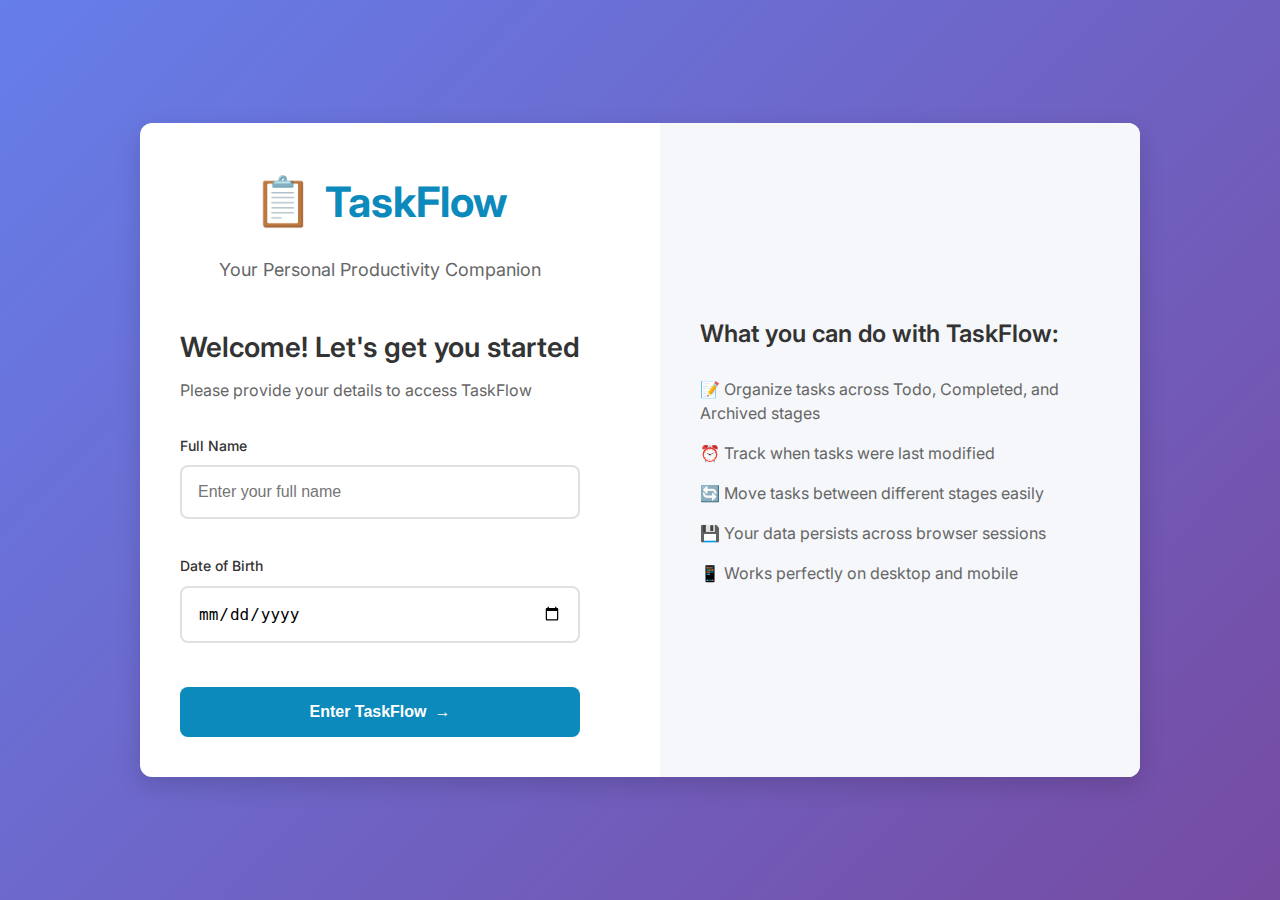
<file: index.html>
<!DOCTYPE html>
<html lang="en">
<head>
  <meta charset="UTF-8">
  <meta name="viewport" content="width=device-width, initial-scale=1.0">
  <title>TaskFlow - Personal Productivity Companion</title>
  <link href="https://fonts.googleapis.com/css2?family=Inter:wght@300;400;500;600;700&display=swap" rel="stylesheet">
  <link rel="stylesheet" href="style.css">
</head>
<body class="landing-page">
  <div class="landing-container">
    <div class="landing-content">
      <div class="logo-section">
        <div class="logo">
          <span class="logo-icon">📋</span>
          <h1 class="logo-text">TaskFlow</h1>
        </div>
        <p class="tagline">Your Personal Productivity Companion</p>
      </div>

      <div class="form-section">
        <h2>Welcome! Let's get you started</h2>
        <p class="form-subtitle">Please provide your details to access TaskFlow</p>
        
        <form id="user-form" class="user-form">
          <div class="input-group">
            <label for="name">Full Name</label>
            <input 
              type="text" 
              id="name" 
              name="name"
              placeholder="Enter your full name"
              required 
              autocomplete="name"
            >
            <span class="input-error" id="name-error"></span>
          </div>

          <div class="input-group">
            <label for="dob">Date of Birth</label>
            <input 
              type="date" 
              id="dob" 
              name="dob"
              required 
              max=""
            >
            <span class="input-error" id="dob-error"></span>
          </div>

          <button type="submit" class="submit-btn" id="submit-btn">
            <span class="btn-text">Enter TaskFlow</span>
            <span class="btn-icon">→</span>
          </button>
        </form>

        <div id="error-message" class="error-message" style="display: none;"></div>
        <div id="success-message" class="success-message" style="display: none;"></div>
      </div>
    </div>

    <div class="features-preview">
      <h3>What you can do with TaskFlow:</h3>
      <ul class="features-list">
        <li>📝 Organize tasks across Todo, Completed, and Archived stages</li>
        <li>⏰ Track when tasks were last modified</li>
        <li>🔄 Move tasks between different stages easily</li>
        <li>💾 Your data persists across browser sessions</li>
        <li>📱 Works perfectly on desktop and mobile</li>
      </ul>
    </div>
  </div>

  <!-- Hidden div for future localization as required -->
  <div id="locale-placeholder" data-locale="guj" style="display: none;"></div>

  <script src="index.js"></script>
</body>
</html>
</file>
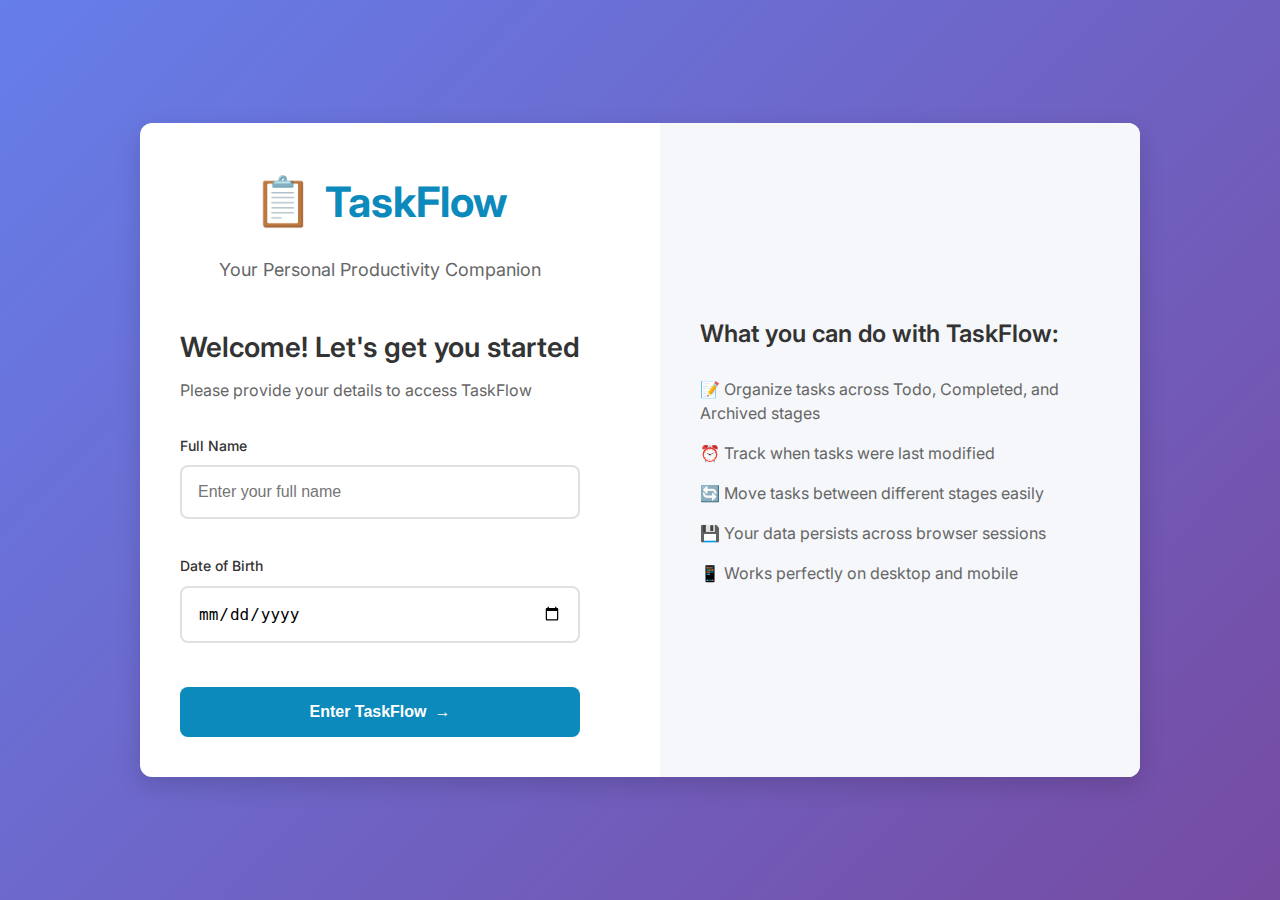
<file: app.html>
<!DOCTYPE html>
<html lang="en">
<head>
  <meta charset="UTF-8">
  <meta name="viewport" content="width=device-width, initial-scale=1.0">
  <title>TaskFlow - Todo Management</title>
  <link href="https://fonts.googleapis.com/css2?family=Inter:wght@300;400;500;600;700&display=swap" rel="stylesheet">
  <link rel="stylesheet" href="style.css">
</head>
<body class="app-page">
  <div class="app-container">
    <!-- Header Section -->
    <header class="app-header">
      <div class="header-left">
        <div class="logo-mini">
          <span class="logo-icon">📋</span>
          <span class="logo-text">TaskFlow</span>
        </div>
      </div>
      
      <div class="header-center">
        <div class="user-info">
          <img id="user-avatar" class="avatar" alt="User Avatar" />
          <div class="user-details">
            <h2 id="username" class="username"></h2>
            <span class="user-status">Productive Today!</span>
          </div>
        </div>
      </div>

      <div class="header-right">
        <button id="signout-btn" class="signout-btn" title="Sign Out">
          <span>Sign Out</span>
          <span class="signout-icon">🚪</span>
        </button>
      </div>
    </header>

    <!-- Main Content -->
    <main class="main-content">
      <!-- Task Input Section -->
      <section class="task-input-section">
        <div class="input-container">
          <input 
            type="text" 
            id="new-task-input" 
            class="task-input"
            placeholder="What needs to be done?"
            maxlength="200"
          >
          <button id="add-task-btn" class="add-task-btn" title="Add Task">
            <span class="add-icon">+</span>
            <span class="add-text">Add Task</span>
          </button>
        </div>
        <div id="task-input-error" class="input-error" style="display: none;"></div>
      </section>

      <!-- Task Stages Section -->
      <section class="task-stages">
        <div class="stage-container">
          <!-- Todo Stage -->
          <div class="stage" id="todo-stage" data-stage="todo">
            <div class="stage-header">
              <h3 class="stage-title">
                <span class="stage-icon">📝</span>
                <span class="stage-name">Todo</span>
                <span class="stage-count" id="todo-count">(0)</span>
              </h3>
            </div>
            <div class="task-list" id="todo-list"></div>
          </div>

          <!-- Completed Stage -->
          <div class="stage" id="completed-stage" data-stage="completed">
            <div class="stage-header">
              <h3 class="stage-title">
                <span class="stage-icon">✅</span>
                <span class="stage-name">Completed</span>
                <span class="stage-count" id="completed-count">(0)</span>
              </h3>
            </div>
            <div class="task-list" id="completed-list"></div>
          </div>

          <!-- Archived Stage -->
          <div class="stage" id="archived-stage" data-stage="archived">
            <div class="stage-header">
              <h3 class="stage-title">
                <span class="stage-icon">📦</span>
                <span class="stage-name">Archived</span>
                <span class="stage-count" id="archived-count">(0)</span>
              </h3>
            </div>
            <div class="task-list" id="archived-list"></div>
          </div>
        </div>
      </section>
    </main>

    <!-- Loading Overlay -->
    <div id="loading-overlay" class="loading-overlay" style="display: none;">
      <div class="loading-spinner"></div>
      <p>Loading your tasks...</p>
    </div>
  </div>

  <script src="app.js"></script>
</body>
</html>
</file>
<file: style.css>
/* ============================
   RESET & BASE STYLES
============================ */
* {
  margin: 0;
  padding: 0;
  box-sizing: border-box;
}

:root {
  --primary-color: #0D8ABC;
  --primary-hover: #0b729c;
  --secondary-color: #f5f7fa;
  --text-primary: #333;
  --text-secondary: #666;
  --text-light: #888;
  --border-color: #e0e0e0;
  --shadow-light: 0 2px 10px rgba(0, 0, 0, 0.05);
  --shadow-medium: 0 4px 12px rgba(0, 0, 0, 0.1);
  --shadow-hover: 0 8px 25px rgba(0, 0, 0, 0.15);
  --border-radius: 8px;
  --border-radius-large: 12px;
  --transition: all 0.3s ease;
}

body {
  font-family: 'Inter', -apple-system, BlinkMacSystemFont, 'Segoe UI', Roboto, sans-serif;
  line-height: 1.6;
  color: var(--text-primary);
  background: linear-gradient(135deg, #667eea 0%, #764ba2 100%);
  min-height: 100vh;
}

/* ============================
   LANDING PAGE STYLES
============================ */
.landing-page {
  display: flex;
  align-items: center;
  justify-content: center;
  padding: 20px;
}

.landing-container {
  max-width: 1000px;
  width: 100%;
  display: grid;
  grid-template-columns: 1fr 1fr;
  gap: 40px;
  background: white;
  border-radius: var(--border-radius-large);
  box-shadow: var(--shadow-hover);
  overflow: hidden;
  min-height: 600px;
}

.landing-content {
  padding: 40px;
  display: flex;
  flex-direction: column;
  justify-content: center;
}

.logo-section {
  text-align: center;
  margin-bottom: 40px;
}

.logo {
  display: flex;
  align-items: center;
  justify-content: center;
  gap: 12px;
  margin-bottom: 16px;
}

.logo-icon {
  font-size: 48px;
}

.logo-text {
  font-size: 42px;
  font-weight: 700;
  color: var(--primary-color);
  margin: 0;
}

.tagline {
  font-size: 18px;
  color: var(--text-secondary);
  margin: 0;
}

.form-section h2 {
  font-size: 28px;
  font-weight: 600;
  margin-bottom: 8px;
  color: var(--text-primary);
}

.form-subtitle {
  color: var(--text-secondary);
  margin-bottom: 32px;
  font-size: 16px;
}

.user-form {
  display: flex;
  flex-direction: column;
  gap: 24px;
}

.input-group {
  display: flex;
  flex-direction: column;
  gap: 8px;
}

.input-group label {
  font-weight: 500;
  color: var(--text-primary);
  font-size: 14px;
}

.input-group input {
  padding: 16px;
  border: 2px solid var(--border-color);
  border-radius: var(--border-radius);
  font-size: 16px;
  transition: var(--transition);
  background: white;
}

.input-group input:focus {
  outline: none;
  border-color: var(--primary-color);
  box-shadow: 0 0 0 3px rgba(13, 138, 188, 0.1);
}

.submit-btn {
  background: var(--primary-color);
  color: white;
  border: none;
  padding: 16px 24px;
  border-radius: var(--border-radius);
  font-size: 16px;
  font-weight: 600;
  cursor: pointer;
  transition: var(--transition);
  display: flex;
  align-items: center;
  justify-content: center;
  gap: 8px;
  margin-top: 8px;
}

.submit-btn:hover {
  background: var(--primary-hover);
  transform: translateY(-2px);
  box-shadow: var(--shadow-medium);
}

.submit-btn:active {
  transform: translateY(0);
}

.features-preview {
  background: var(--secondary-color);
  padding: 40px;
  display: flex;
  flex-direction: column;
  justify-content: center;
}

.features-preview h3 {
  font-size: 24px;
  color: var(--text-primary);
  margin-bottom: 24px;
  font-weight: 600;
}

.features-list {
  list-style: none;
  display: flex;
  flex-direction: column;
  gap: 16px;
}

.features-list li {
  font-size: 16px;
  color: var(--text-secondary);
  line-height: 1.5;
}

.input-error {
  color: #e74c3c;
  font-size: 14px;
  margin-top: 4px;
}

.error-message,
.success-message {
  padding: 16px;
  border-radius: var(--border-radius);
  margin-top: 16px;
  font-weight: 500;
}

.error-message {
  background: #fdf2f2;
  color: #e74c3c;
  border: 1px solid #fecaca;
}

.success-message {
  background: #f0fdf4;
  color: #16a34a;
  border: 1px solid #bbf7d0;
}

/* ============================
   APP PAGE STYLES
============================ */
.app-page {
  background: var(--secondary-color);
  padding: 0;
}

.app-container {
  max-width: 1400px;
  margin: 0 auto;
  background: white;
  min-height: 100vh;
  display: flex;
  flex-direction: column;
}

.app-header {
  background: white;
  border-bottom: 1px solid var(--border-color);
  padding: 20px 40px;
  display: flex;
  align-items: center;
  justify-content: space-between;
  box-shadow: var(--shadow-light);
  position: sticky;
  top: 0;
  z-index: 100;
}

.header-left .logo-mini {
  display: flex;
  align-items: center;
  gap: 8px;
}

.logo-mini .logo-icon {
  font-size: 24px;
}

.logo-mini .logo-text {
  font-size: 20px;
  font-weight: 600;
  color: var(--primary-color);
}

.user-info {
  display: flex;
  align-items: center;
  gap: 16px;
}

.avatar {
  width: 50px;
  height: 50px;
  border-radius: 50%;
  border: 2px solid var(--border-color);
  object-fit: cover;
}

.user-details {
  display: flex;
  flex-direction: column;
  gap: 2px;
}

.username {
  font-size: 18px;
  font-weight: 600;
  color: var(--text-primary);
  margin: 0;
}

.user-status {
  font-size: 14px;
  color: var(--text-secondary);
}

.signout-btn {
  background: #e74c3c;
  color: white;
  border: none;
  padding: 10px 16px;
  border-radius: var(--border-radius);
  font-size: 14px;
  font-weight: 500;
  cursor: pointer;
  transition: var(--transition);
  display: flex;
  align-items: center;
  gap: 8px;
}

.signout-btn:hover {
  background: #c0392b;
  transform: translateY(-1px);
}

.main-content {
  flex: 1;
  padding: 40px;
  background: var(--secondary-color);
}

.task-input-section {
  margin-bottom: 40px;
}

.input-container {
  display: flex;
  gap: 12px;
  max-width: 600px;
  margin: 0 auto;
  background: white;
  padding: 20px;
  border-radius: var(--border-radius-large);
  box-shadow: var(--shadow-light);
}

.task-input {
  flex: 1;
  padding: 16px;
  border: 2px solid var(--border-color);
  border-radius: var(--border-radius);
  font-size: 16px;
  transition: var(--transition);
}

.task-input:focus {
  outline: none;
  border-color: var(--primary-color);
  box-shadow: 0 0 0 3px rgba(13, 138, 188, 0.1);
}

.add-task-btn {
  background: var(--primary-color);
  color: white;
  border: none;
  padding: 16px 24px;
  border-radius: var(--border-radius);
  font-size: 16px;
  font-weight: 600;
  cursor: pointer;
  transition: var(--transition);
  display: flex;
  align-items: center;
  gap: 8px;
  white-space: nowrap;
}

.add-task-btn:hover {
  background: var(--primary-hover);
  transform: translateY(-1px);
}

.task-stages {
  max-width: 1200px;
  margin: 0 auto;
}

.stage-container {
  display: grid;
  grid-template-columns: repeat(auto-fit, minmax(350px, 1fr));
  gap: 24px;
}

.stage {
  background: white;
  border-radius: var(--border-radius-large);
  box-shadow: var(--shadow-light);
  overflow: hidden;
  height: fit-content;
}

.stage-header {
  background: var(--primary-color);
  color: white;
  padding: 20px;
}

.stage-title {
  display: flex;
  align-items: center;
  gap: 12px;
  font-size: 20px;
  font-weight: 600;
  margin: 0;
}

.stage-icon {
  font-size: 20px;
}

.stage-count {
  background: rgba(255, 255, 255, 0.2);
  padding: 4px 8px;
  border-radius: 12px;
  font-size: 14px;
  margin-left: auto;
}

.task-list {
  padding: 20px;
  min-height: 200px;
  display: flex;
  flex-direction: column;
  gap: 12px;
}

.task-card {
  background: white;
  border: 1px solid var(--border-color);
  border-radius: var(--border-radius);
  padding: 16px;
  transition: var(--transition);
  cursor: pointer;
}

.task-card:hover {
  box-shadow: var(--shadow-medium);
  transform: translateY(-2px);
}

.task-content {
  margin-bottom: 12px;
}

.task-title {
  font-size: 16px;
  font-weight: 500;
  color: var(--text-primary);
  margin-bottom: 8px;
  line-height: 1.4;
}

.task-timestamp {
  font-size: 12px;
  color: var(--text-light);
  margin-bottom: 12px;
}

.task-actions {
  display: flex;
  gap: 8px;
  flex-wrap: wrap;
}

.task-btn {
  background: var(--primary-color);
  color: white;
  border: none;
  padding: 8px 12px;
  border-radius: 6px;
  font-size: 12px;
  font-weight: 500;
  cursor: pointer;
  transition: var(--transition);
}

.task-btn:hover {
  background: var(--primary-hover);
  transform: translateY(-1px);
}

.task-btn.archive {
  background: #6c757d;
}

.task-btn.archive:hover {
  background: #5a6268;
}

.task-btn.complete {
  background: #28a745;
}

.task-btn.complete:hover {
  background: #218838;
}

.empty-state {
  text-align: center;
  color: var(--text-light);
  font-style: italic;
  padding: 40px 20px;
}

.loading-overlay {
  position: fixed;
  top: 0;
  left: 0;
  right: 0;
  bottom: 0;
  background: rgba(255, 255, 255, 0.9);
  display: flex;
  flex-direction: column;
  align-items: center;
  justify-content: center;
  z-index: 1000;
}

.loading-spinner {
  width: 40px;
  height: 40px;
  border: 4px solid var(--border-color);
  border-top: 4px solid var(--primary-color);
  border-radius: 50%;
  animation: spin 1s linear infinite;
  margin-bottom: 16px;
}

@keyframes spin {
  0% { transform: rotate(0deg); }
  100% { transform: rotate(360deg); }
}

/* ============================
   RESPONSIVE DESIGN
============================ */
@media (max-width: 768px) {
  .landing-container {
    grid-template-columns: 1fr;
    gap: 0;
  }
  
  .features-preview {
    display: none;
  }
  
  .landing-content {
    padding: 30px;
  }
  
  .app-header {
    padding: 16px 20px;
    flex-direction: column;
    gap: 16px;
    text-align: center;
  }
  
  .main-content {
    padding: 20px;
  }
  
  .input-container {
    flex-direction: column;
    padding: 16px;
  }
  
  .stage-container {
    grid-template-columns: 1fr;
    gap: 16px;
  }
  
  .task-actions {
    justify-content: flex-start;
  }
  
  .task-btn {
    font-size: 11px;
    padding: 6px 10px;
  }
}

@media (max-width: 480px) {
  .landing-content {
    padding: 20px;
  }
  
  .logo-text {
    font-size: 32px;
  }
  
  .form-section h2 {
    font-size: 24px;
  }
  
  .app-header {
    padding: 12px 16px;
  }
  
  .main-content {
    padding: 16px;
  }
  
  .user-info {
    gap: 12px;
  }
  
  .avatar {
    width: 40px;
    height: 40px;
  }
  
  .username {
    font-size: 16px;
  }
  
  .stage-header {
    padding: 16px;
  }
  
  .task-list {
    padding: 16px;
  }
}

/* ============================
   UTILITY CLASSES
============================ */
.hidden {
  display: none !important;
}

.fade-in {
  animation: fadeIn 0.3s ease-in;
}

@keyframes fadeIn {
  from { opacity: 0; transform: translateY(10px); }
  to { opacity: 1; transform: translateY(0); }
}

.slide-in {
  animation: slideIn 0.3s ease-out;
}

@keyframes slideIn {
  from { transform: translateX(-100%); }
  to { transform: translateX(0); }
}
</file>
